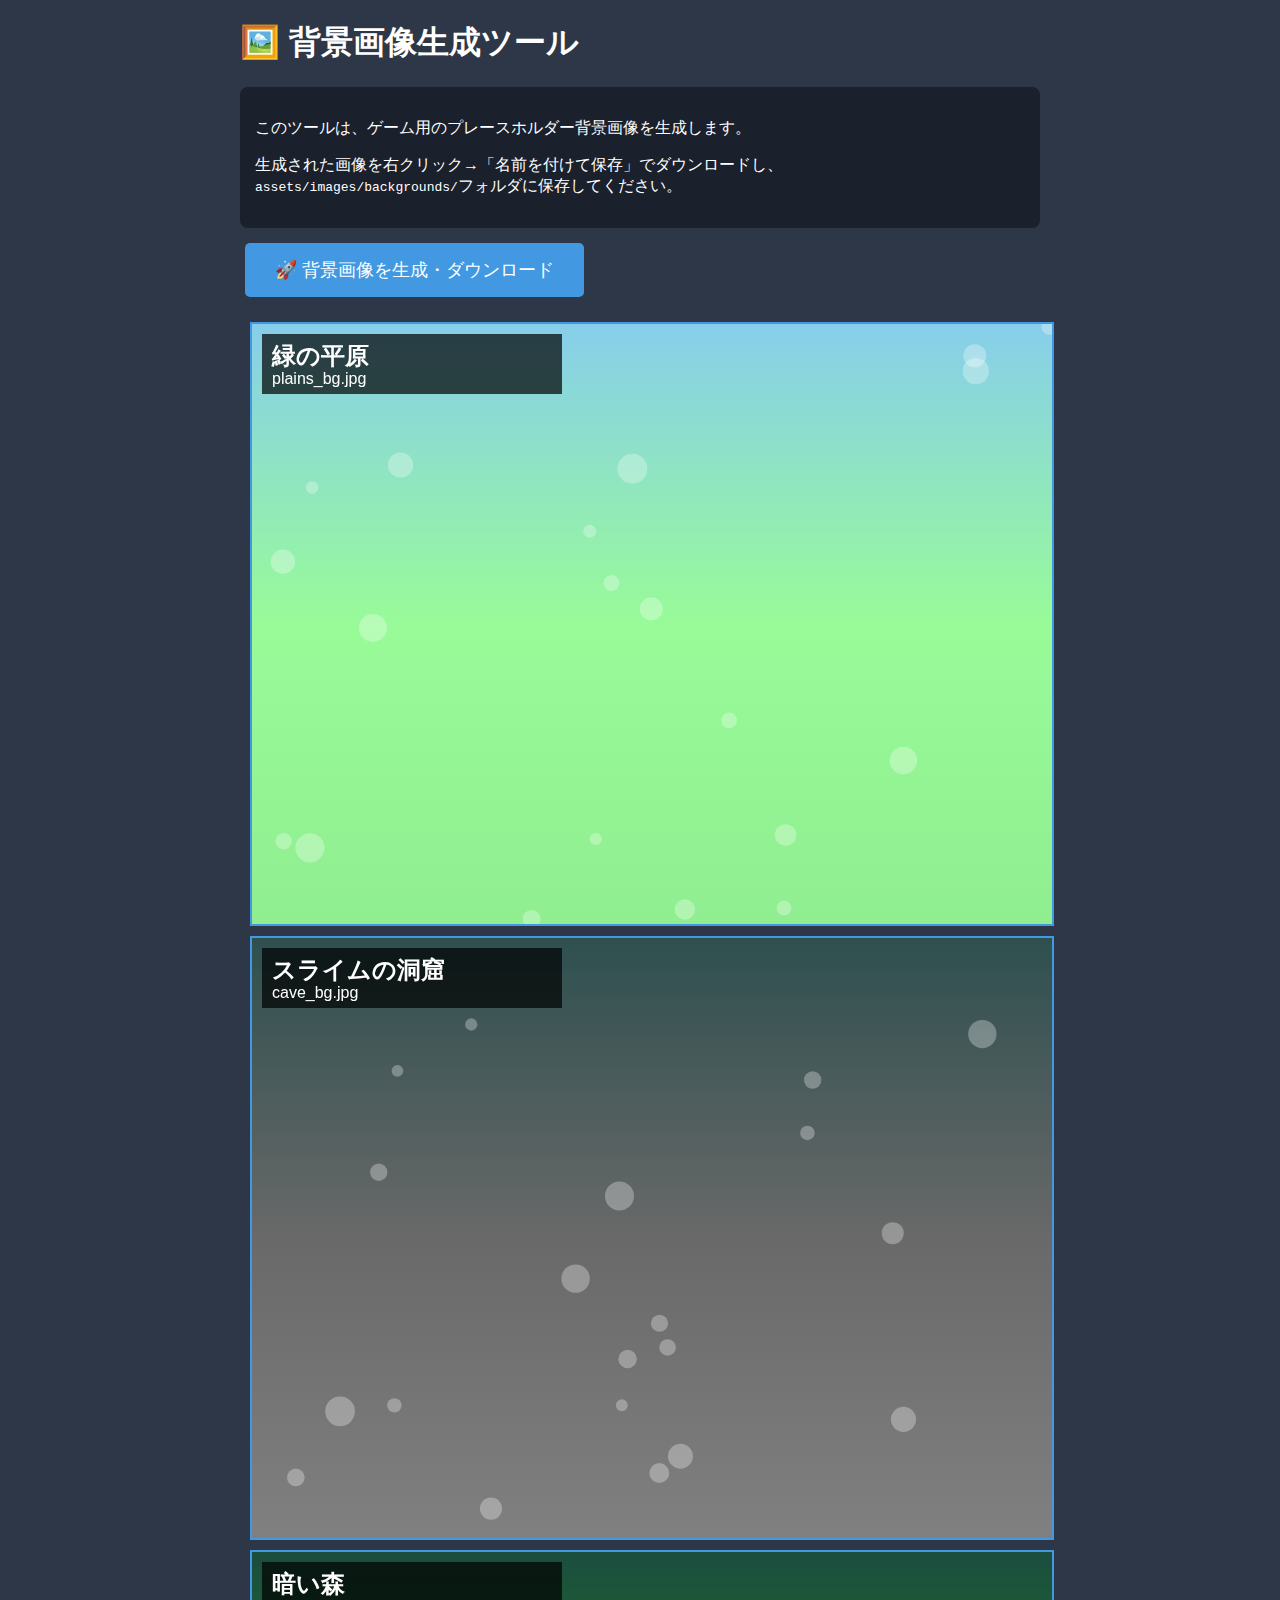
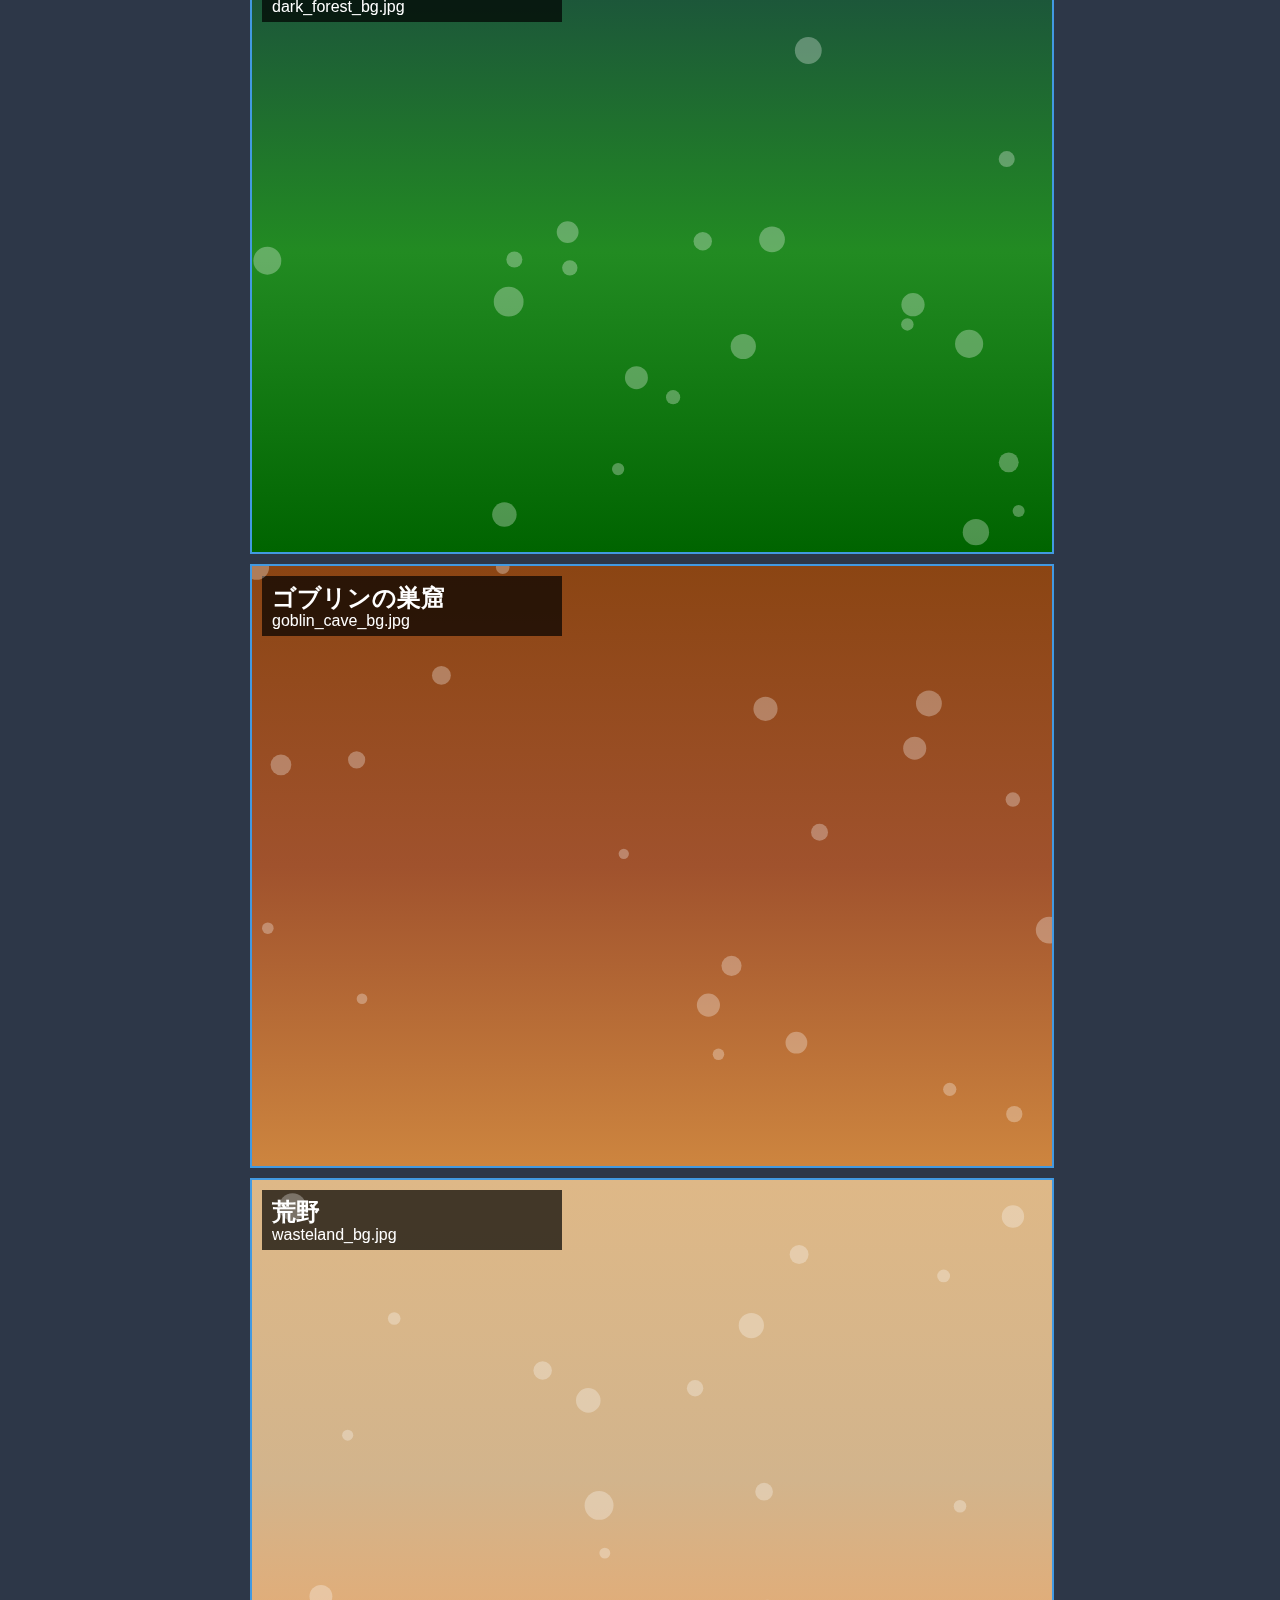
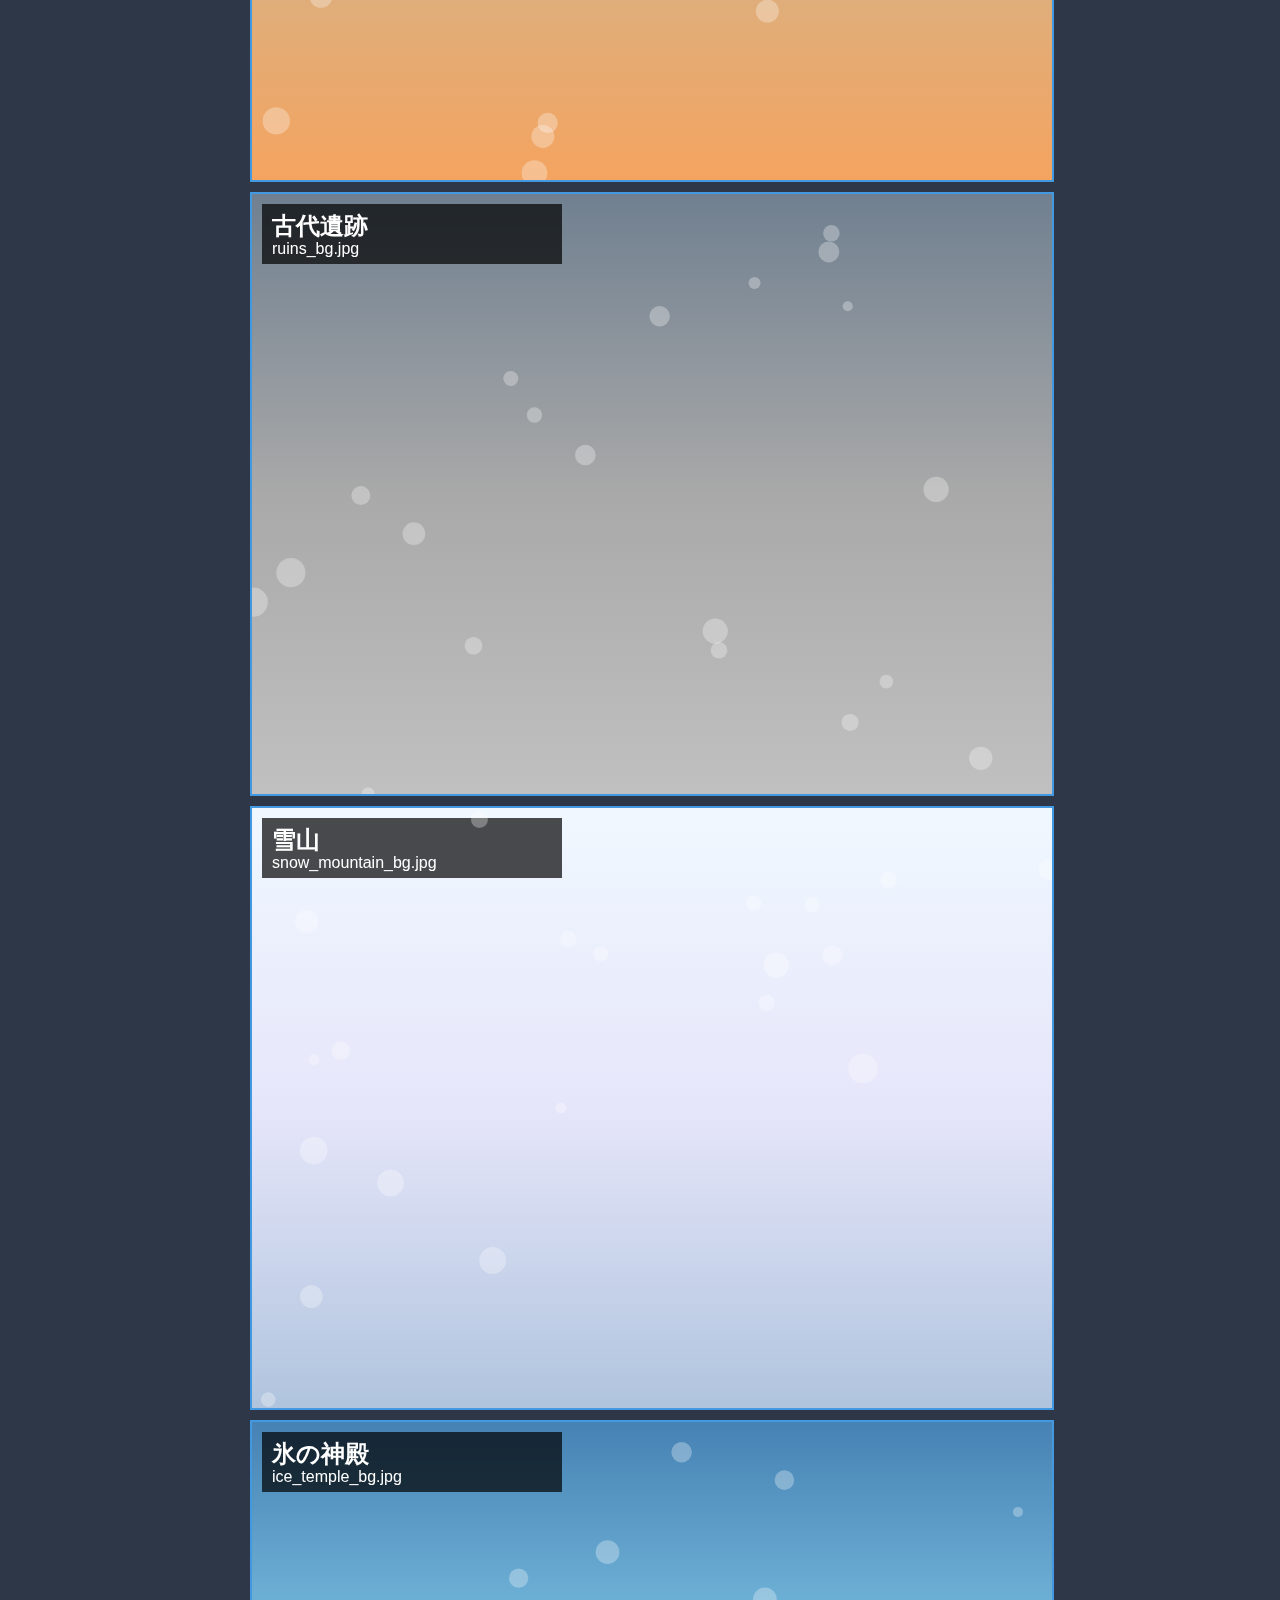
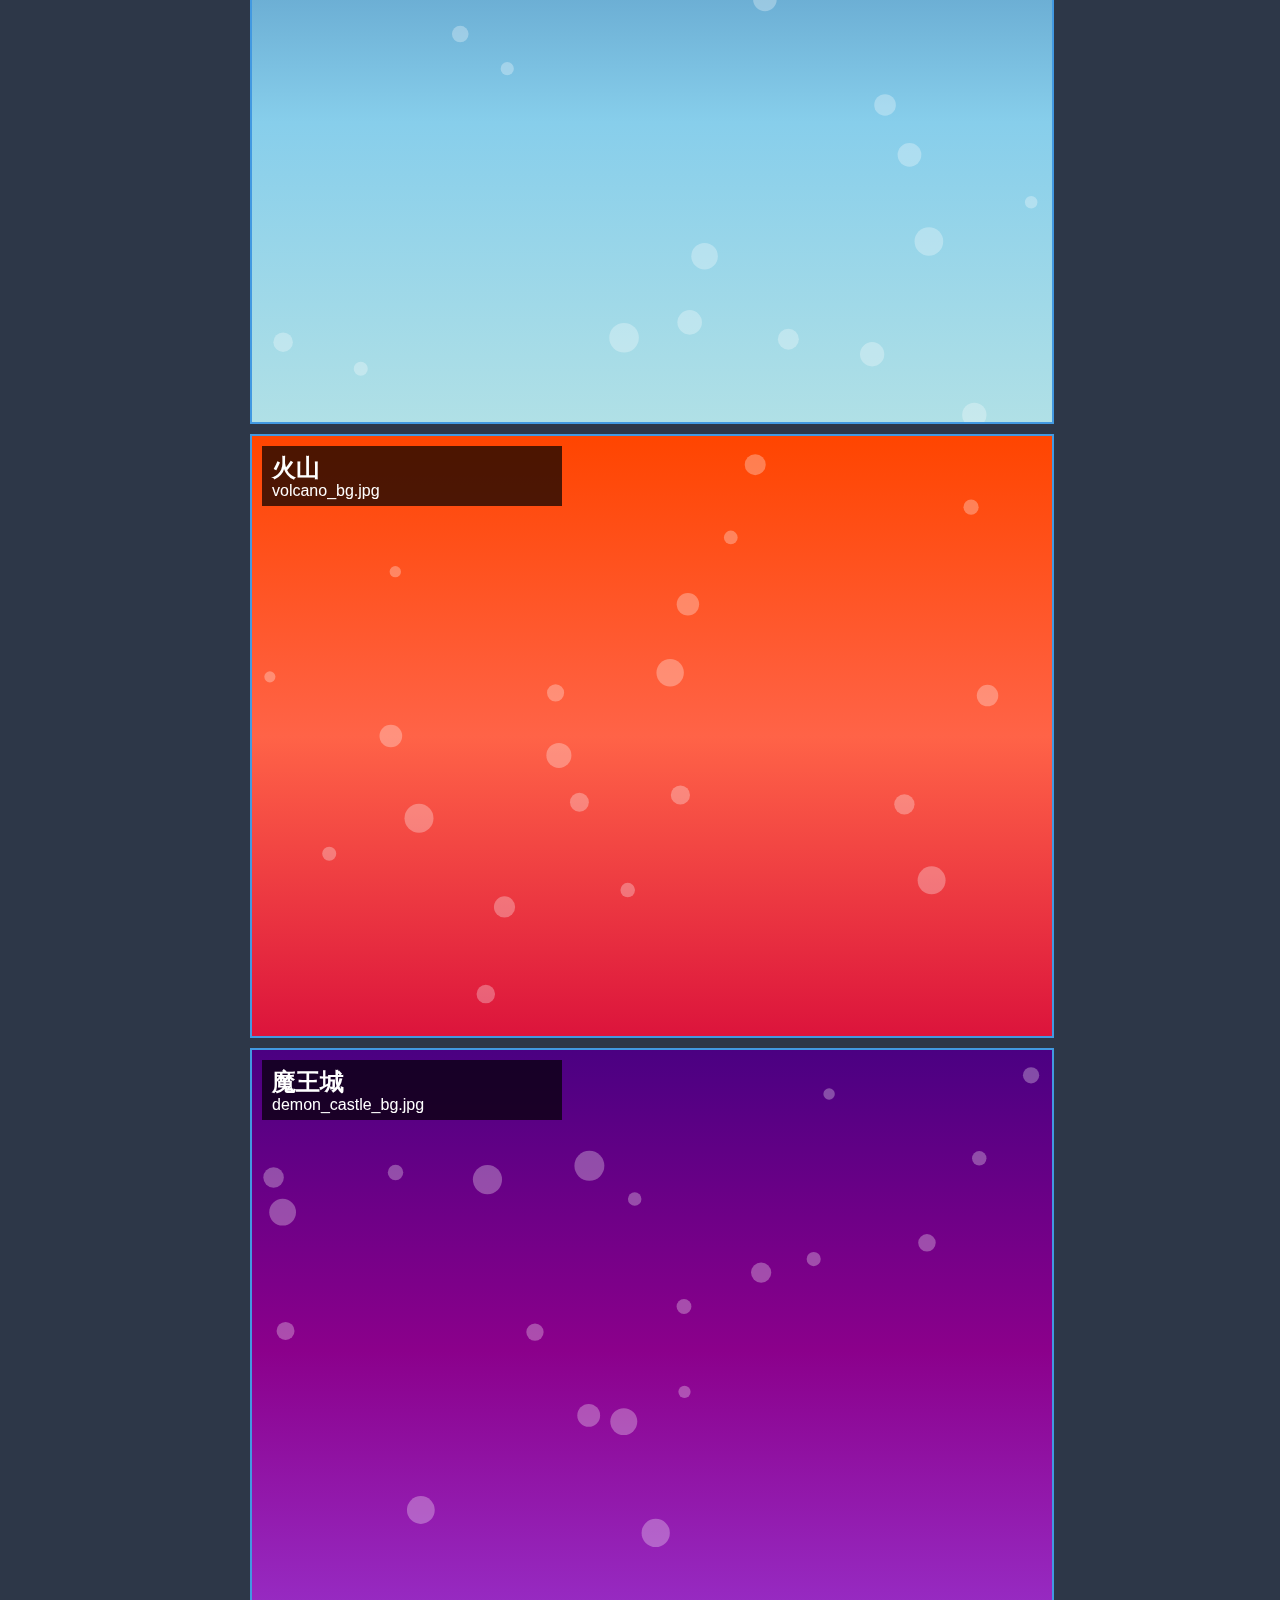
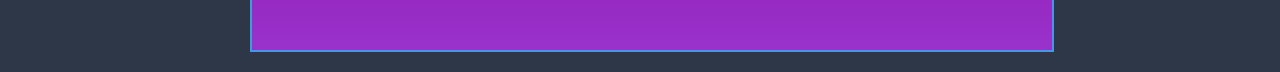
<file: create_background_images.html>
<!DOCTYPE html>
<html lang="ja">
<head>
    <meta charset="UTF-8">
    <meta name="viewport" content="width=device-width, initial-scale=1.0">
    <title>背景画像生成ツール</title>
    <style>
        body {
            font-family: Arial, sans-serif;
            margin: 20px;
            background: #2d3748;
            color: white;
        }
        .container {
            max-width: 800px;
            margin: 0 auto;
        }
        canvas {
            border: 2px solid #4299e1;
            margin: 10px;
            display: block;
        }
        button {
            background: #4299e1;
            color: white;
            border: none;
            padding: 10px 20px;
            border-radius: 5px;
            margin: 5px;
            cursor: pointer;
        }
        button:hover {
            background: #3182ce;
        }
        .info {
            background: #1a202c;
            padding: 15px;
            border-radius: 8px;
            margin: 10px 0;
        }
    </style>
</head>
<body>
    <div class="container">
        <h1>🖼️ 背景画像生成ツール</h1>
        <div class="info">
            <p>このツールは、ゲーム用のプレースホルダー背景画像を生成します。</p>
            <p>生成された画像を右クリック→「名前を付けて保存」でダウンロードし、<br>
            <code>assets/images/backgrounds/</code>フォルダに保存してください。</p>
        </div>
        
        <button onclick="generateAndDownloadAll()" style="font-size: 18px; padding: 15px 30px;">🚀 背景画像を生成・ダウンロード</button>
        <div id="status" style="margin: 20px 0; font-weight: bold;"></div>
        
        <div id="canvasContainer"></div>
    </div>

    <script>
        const backgrounds = [
            {name: 'plains_bg.jpg', title: '緑の平原', colors: ['#87CEEB', '#98FB98', '#90EE90']},
            {name: 'cave_bg.jpg', title: 'スライムの洞窟', colors: ['#2F4F4F', '#696969', '#808080']},
            {name: 'dark_forest_bg.jpg', title: '暗い森', colors: ['#1B4D3E', '#228B22', '#006400']},
            {name: 'goblin_cave_bg.jpg', title: 'ゴブリンの巣窟', colors: ['#8B4513', '#A0522D', '#CD853F']},
            {name: 'wasteland_bg.jpg', title: '荒野', colors: ['#DEB887', '#D2B48C', '#F4A460']},
            {name: 'ruins_bg.jpg', title: '古代遺跡', colors: ['#708090', '#A9A9A9', '#C0C0C0']},
            {name: 'snow_mountain_bg.jpg', title: '雪山', colors: ['#F0F8FF', '#E6E6FA', '#B0C4DE']},
            {name: 'ice_temple_bg.jpg', title: '氷の神殿', colors: ['#4682B4', '#87CEEB', '#B0E0E6']},
            {name: 'volcano_bg.jpg', title: '火山', colors: ['#FF4500', '#FF6347', '#DC143C']},
            {name: 'demon_castle_bg.jpg', title: '魔王城', colors: ['#4B0082', '#8B008B', '#9932CC']}
        ];

        let generatedImages = {};

        function generateAllBackgrounds() {
            const container = document.getElementById('canvasContainer');
            container.innerHTML = '';

            backgrounds.forEach(bg => {
                const canvas = createBackgroundImage(bg.name, bg.title, bg.colors);
                container.appendChild(canvas);
                
                // データURLを保存
                generatedImages[bg.name] = canvas.toDataURL('image/jpeg', 0.8);
            });
        }

        function createBackgroundImage(filename, title, colors) {
            const canvas = document.createElement('canvas');
            canvas.width = 800;
            canvas.height = 600;
            canvas.title = filename;
            
            const ctx = canvas.getContext('2d');
            
            // グラデーション背景
            const gradient = ctx.createLinearGradient(0, 0, 0, canvas.height);
            gradient.addColorStop(0, colors[0]);
            gradient.addColorStop(0.5, colors[1]);
            gradient.addColorStop(1, colors[2]);
            
            ctx.fillStyle = gradient;
            ctx.fillRect(0, 0, canvas.width, canvas.height);
            
            // タイトル描画
            ctx.fillStyle = 'rgba(0, 0, 0, 0.7)';
            ctx.fillRect(10, 10, 300, 60);
            
            ctx.fillStyle = 'white';
            ctx.font = 'bold 24px Arial';
            ctx.fillText(title, 20, 40);
            
            ctx.font = '16px Arial';
            ctx.fillText(filename, 20, 60);
            
            // 装飾要素
            ctx.fillStyle = 'rgba(255, 255, 255, 0.3)';
            for (let i = 0; i < 20; i++) {
                const x = Math.random() * canvas.width;
                const y = Math.random() * canvas.height;
                const size = Math.random() * 10 + 5;
                ctx.beginPath();
                ctx.arc(x, y, size, 0, Math.PI * 2);
                ctx.fill();
            }
            
            return canvas;
        }

        function generateAndDownloadAll() {
            const statusDiv = document.getElementById('status');
            statusDiv.innerHTML = '🎨 背景画像を生成中...';
            statusDiv.style.color = '#4299e1';
            
            // 生成
            generateAllBackgrounds();
            
            setTimeout(() => {
                statusDiv.innerHTML = '💾 ダウンロード中...';
                
                // ダウンロード
                Object.entries(generatedImages).forEach(([filename, dataUrl]) => {
                    const link = document.createElement('a');
                    link.download = filename;
                    link.href = dataUrl;
                    document.body.appendChild(link);
                    link.click();
                    document.body.removeChild(link);
                });
                
                statusDiv.innerHTML = '✅ 完了！ダウンロードフォルダから backgrounds フォルダにコピーしてください';
                statusDiv.style.color = '#48bb78';
                
                alert('✅ 全ての背景画像をダウンロードしました！\\n\\n📁 ダウンロードフォルダから以下にコピーしてください：\\n   assets/images/backgrounds/\\n\\n🔄 コピー後、ゲーム画面でCtrl+Rを押して更新してください。');
            }, 500);
        }

        function downloadAll() {
            if (Object.keys(generatedImages).length === 0) {
                alert('まず「全背景画像を生成」ボタンを押してください');
                return;
            }

            Object.entries(generatedImages).forEach(([filename, dataUrl]) => {
                const link = document.createElement('a');
                link.download = filename;
                link.href = dataUrl;
                document.body.appendChild(link);
                link.click();
                document.body.removeChild(link);
            });
            
            alert('全ての背景画像をダウンロードしました！\\nassets/images/backgrounds/フォルダに保存してください。');
        }

        // ページ読み込み時に自動生成
        window.addEventListener('load', generateAllBackgrounds);
    </script>
</body>
</html>
</file>
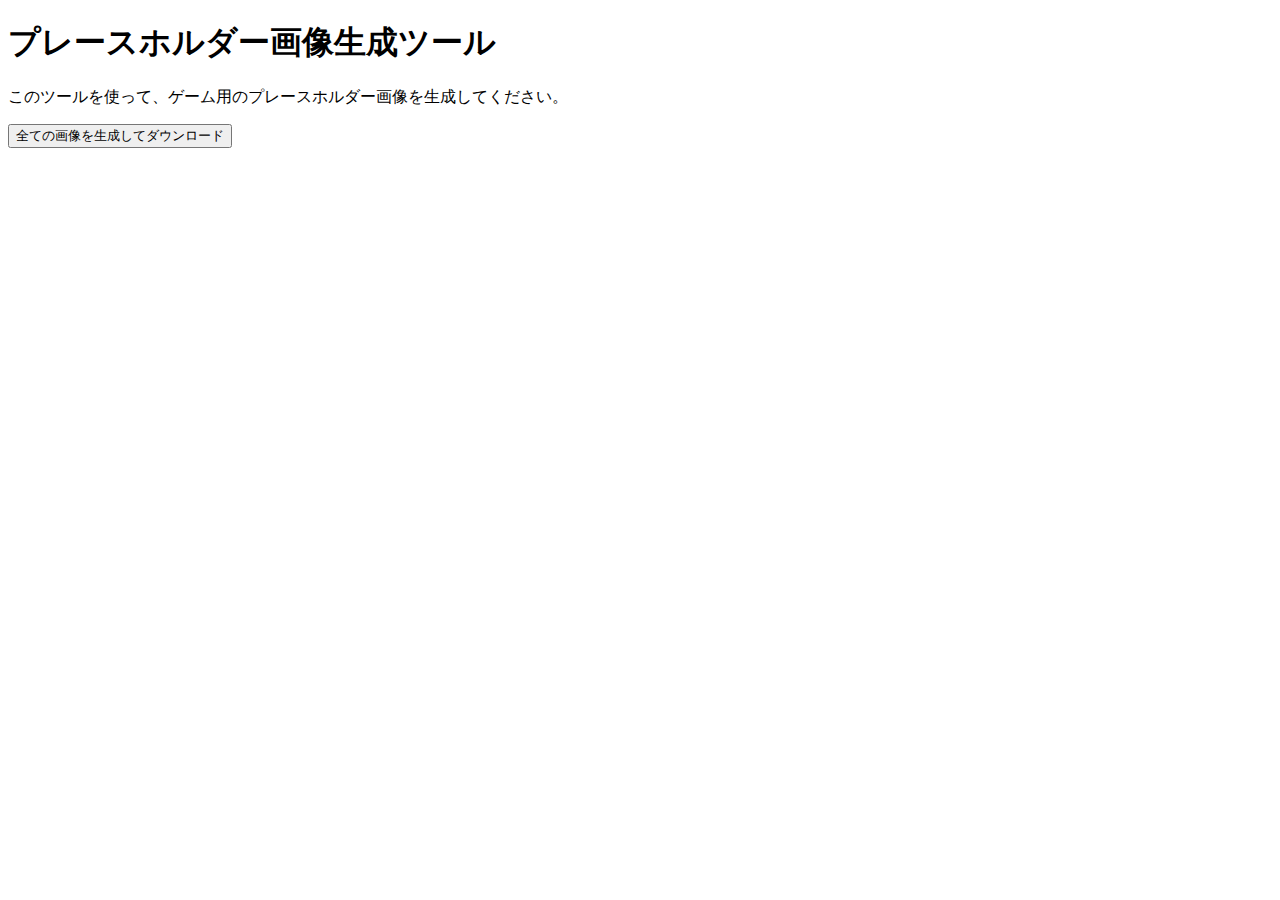
<file: create_placeholder_images.html>
<!DOCTYPE html>
<html lang="ja">
<head>
    <meta charset="UTF-8">
    <meta name="viewport" content="width=device-width, initial-scale=1.0">
    <title>プレースホルダー画像生成ツール</title>
</head>
<body>
    <h1>プレースホルダー画像生成ツール</h1>
    <p>このツールを使って、ゲーム用のプレースホルダー画像を生成してください。</p>
    
    <canvas id="canvas" width="200" height="200" style="border: 1px solid #000; display: none;"></canvas>
    
    <div>
        <button onclick="generateAllImages()">全ての画像を生成してダウンロード</button>
    </div>
    
    <div id="downloads" style="margin-top: 20px;"></div>

    <script>
        const canvas = document.getElementById('canvas');
        const ctx = canvas.getContext('2d');

        // 画像生成関数
        function createPlaceholderImage(width, height, bgColor, text, textColor = '#000') {
            canvas.width = width;
            canvas.height = height;
            
            // 背景色を設定
            ctx.fillStyle = bgColor;
            ctx.fillRect(0, 0, width, height);
            
            // テキストを描画
            ctx.fillStyle = textColor;
            ctx.font = `${Math.min(width, height) / 8}px Arial`;
            ctx.textAlign = 'center';
            ctx.textBaseline = 'middle';
            ctx.fillText(text, width / 2, height / 2);
            
            return canvas.toDataURL('image/png');
        }

        // ダウンロードリンクを作成
        function createDownloadLink(dataUrl, filename) {
            const link = document.createElement('a');
            link.download = filename;
            link.href = dataUrl;
            link.textContent = `${filename} をダウンロード`;
            link.style.display = 'block';
            link.style.marginBottom = '10px';
            return link;
        }

        // 全画像を生成
        function generateAllImages() {
            const downloadsDiv = document.getElementById('downloads');
            downloadsDiv.innerHTML = '';

            // 敵キャラクター画像
            const enemies = [
                { name: 'slime.png', text: 'スライム', color: '#4ED84A' },
                { name: 'goblin.png', text: 'ゴブリン', color: '#8FBC8F' },
                { name: 'orc.png', text: 'オーク', color: '#CD853F' },
                { name: 'skeleton.png', text: 'スケルトン', color: '#F5F5DC' },
                { name: 'dark_elf.png', text: 'ダークエルフ', color: '#2F2F2F' },
                { name: 'ogre.png', text: 'オーガ', color: '#8B4513' },
                { name: 'vampire.png', text: 'バンパイア', color: '#8B0000' },
                { name: 'harpy.png', text: 'ハーピー', color: '#FF69B4' },
                { name: 'dragon_knight.png', text: 'ドラゴンナイト', color: '#FF4500' },
                { name: 'succubus.png', text: 'サキュバス', color: '#9370DB' },
                { name: 'angel_fallen.png', text: '堕天使', color: '#FFD700' },
                { name: 'demon_lord.png', text: '魔王軍幹部', color: '#8B0000' },
                { name: 'final_boss_1.png', text: '偽りの魔王', color: '#4B0082' },
                { name: 'final_boss_2.png', text: '真の支配者', color: '#000000' }
            ];

            enemies.forEach(enemy => {
                const dataUrl = createPlaceholderImage(200, 200, enemy.color, enemy.text, '#FFF');
                const link = createDownloadLink(dataUrl, enemy.name);
                downloadsDiv.appendChild(link);
            });

            // キャラクター画像
            const characters = [
                { name: 'player_portrait.png', text: '主人公', color: '#87CEEB' },
                { name: 'shop_keeper.png', text: '武器商人', color: '#DEB887' },
                { name: 'mysterious_girl.png', text: '謎の少女', color: '#FFB6C1' },
                { name: 'dark_lord.png', text: '魔王', color: '#8B0000' },
                { name: 'true_enemy.png', text: '真の敵', color: '#000000' }
            ];

            characters.forEach(character => {
                const dataUrl = createPlaceholderImage(200, 200, character.color, character.text, character.color === '#000000' ? '#FFF' : '#000');
                const link = createDownloadLink(dataUrl, character.name);
                downloadsDiv.appendChild(link);
            });

            // アイテム画像（64x64）
            const items = [
                { name: 'potion.png', text: 'ポーション', color: '#FF69B4' },
                { name: 'hi_potion.png', text: 'ハイポーション', color: '#FF1493' },
                { name: 'ether.png', text: 'エーテル', color: '#1E90FF' },
                { name: 'elixir.png', text: 'エリクサー', color: '#FFD700' }
            ];

            items.forEach(item => {
                const dataUrl = createPlaceholderImage(64, 64, item.color, item.text, '#FFF');
                const link = createDownloadLink(dataUrl, item.name);
                downloadsDiv.appendChild(link);
            });

            // 背景画像（800x600）
            const backgrounds = [
                { name: 'plains_bg.png', text: '平原の道', color: '#98FB98' },
                { name: 'dark_forest_bg.png', text: '暗黒の森', color: '#228B22' },
                { name: 'cave_bg.png', text: '魔の洞窟', color: '#696969' },
                { name: 'sky_tower_bg.png', text: '天空の塔', color: '#87CEEB' },
                { name: 'demon_castle_bg.png', text: '魔王の城', color: '#8B0000' },
                { name: 'void_space_bg.png', text: '虚無の間', color: '#2F2F2F' },
                { name: 'reality_bg.png', text: '真実の世界', color: '#4B0082' }
            ];

            backgrounds.forEach(bg => {
                const dataUrl = createPlaceholderImage(800, 600, bg.color, bg.text, bg.color === '#2F2F2F' || bg.color === '#4B0082' ? '#FFF' : '#000');
                const link = createDownloadLink(dataUrl, bg.name);
                downloadsDiv.appendChild(link);
            });
        }
    </script>
</body>
</html>
</file>
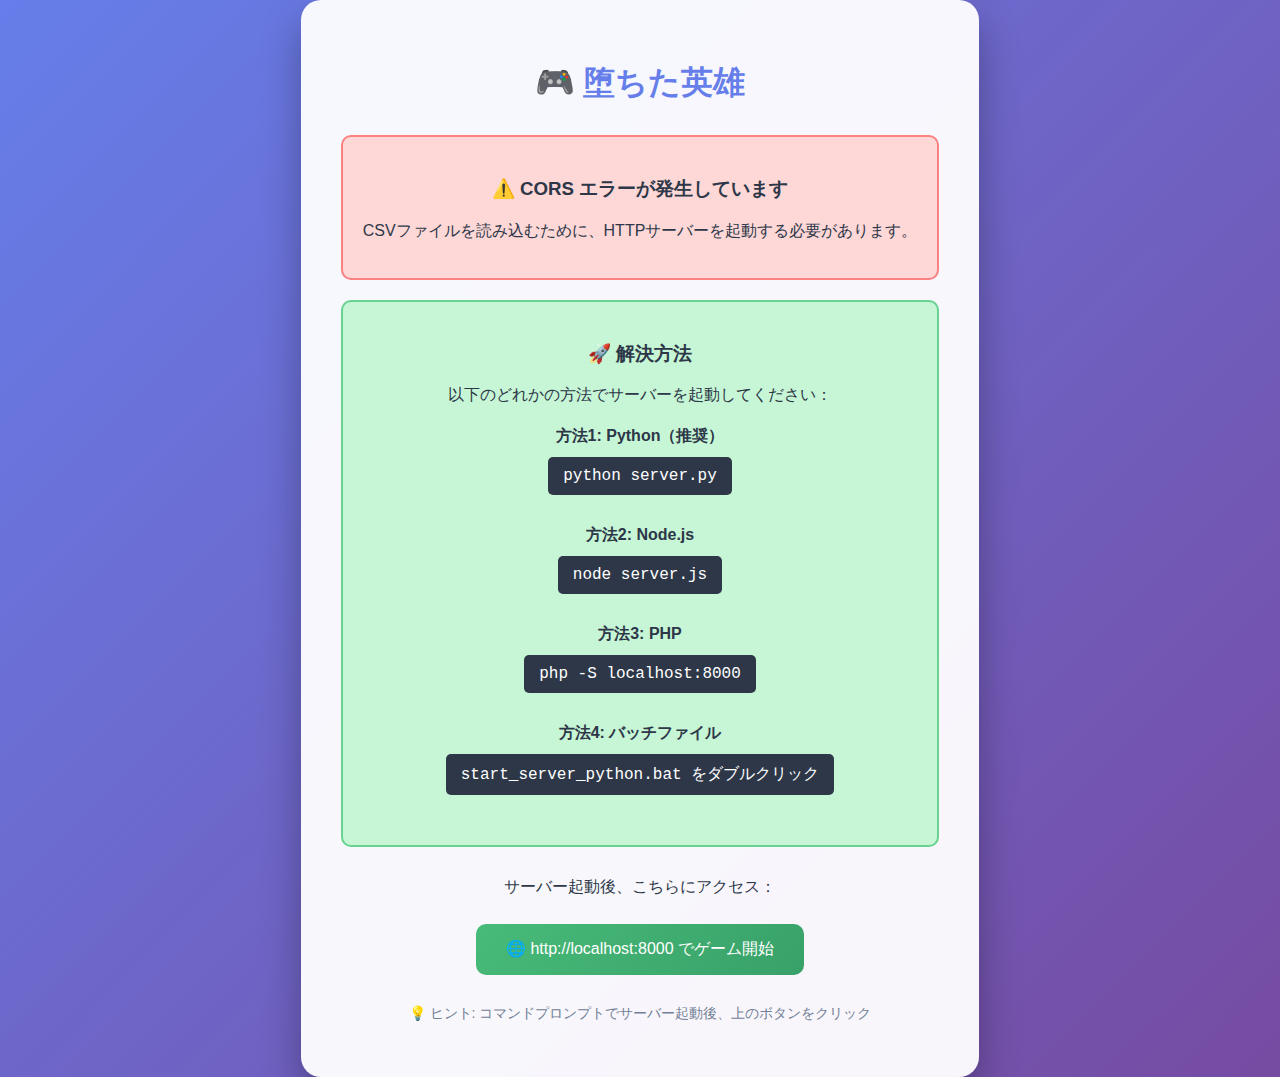
<file: launch_game.html>
<!DOCTYPE html>
<html lang="ja">
<head>
    <meta charset="UTF-8">
    <meta name="viewport" content="width=device-width, initial-scale=1.0">
    <title>堕ちた英雄 - ゲーム起動</title>
    <style>
        body {
            font-family: 'Segoe UI', Tahoma, Geneva, Verdana, sans-serif;
            background: linear-gradient(135deg, #667eea 0%, #764ba2 100%);
            min-height: 100vh;
            display: flex;
            align-items: center;
            justify-content: center;
            margin: 0;
            color: white;
        }
        .launcher {
            background: rgba(255, 255, 255, 0.95);
            border-radius: 20px;
            padding: 40px;
            text-align: center;
            box-shadow: 0 20px 40px rgba(0, 0, 0, 0.3);
            max-width: 600px;
            color: #2d3748;
        }
        h1 { color: #667eea; margin-bottom: 30px; }
        .error-box {
            background: #fed7d7;
            border: 2px solid #fc8181;
            border-radius: 10px;
            padding: 20px;
            margin: 20px 0;
        }
        .solution-box {
            background: #c6f6d5;
            border: 2px solid #68d391;
            border-radius: 10px;
            padding: 20px;
            margin: 20px 0;
        }
        .command {
            background: #2d3748;
            color: white;
            padding: 10px 15px;
            border-radius: 5px;
            font-family: 'Courier New', monospace;
            margin: 10px 0;
            display: inline-block;
        }
        .btn {
            background: linear-gradient(135deg, #48bb78, #38a169);
            color: white;
            padding: 15px 30px;
            border: none;
            border-radius: 10px;
            font-size: 16px;
            cursor: pointer;
            margin: 10px;
            transition: transform 0.3s ease;
        }
        .btn:hover { transform: translateY(-2px); }
    </style>
</head>
<body>
    <div class="launcher">
        <h1>🎮 堕ちた英雄</h1>
        
        <div class="error-box">
            <h3>⚠️ CORS エラーが発生しています</h3>
            <p>CSVファイルを読み込むために、HTTPサーバーを起動する必要があります。</p>
        </div>
        
        <div class="solution-box">
            <h3>🚀 解決方法</h3>
            <p>以下のどれかの方法でサーバーを起動してください：</p>
            
            <div style="margin: 20px 0;">
                <strong>方法1: Python（推奨）</strong><br>
                <div class="command">python server.py</div>
            </div>
            
            <div style="margin: 20px 0;">
                <strong>方法2: Node.js</strong><br>
                <div class="command">node server.js</div>
            </div>
            
            <div style="margin: 20px 0;">
                <strong>方法3: PHP</strong><br>
                <div class="command">php -S localhost:8000</div>
            </div>
            
            <div style="margin: 20px 0;">
                <strong>方法4: バッチファイル</strong><br>
                <div class="command">start_server_python.bat をダブルクリック</div>
            </div>
        </div>
        
        <div style="margin-top: 30px;">
            <p>サーバー起動後、こちらにアクセス：</p>
            <button class="btn" onclick="window.location.href='http://localhost:8000'">
                🌐 http://localhost:8000 でゲーム開始
            </button>
        </div>
        
        <div style="margin-top: 20px; font-size: 14px; color: #718096;">
            <p>💡 ヒント: コマンドプロンプトでサーバー起動後、上のボタンをクリック</p>
        </div>
    </div>
</body>
</html>
</file>
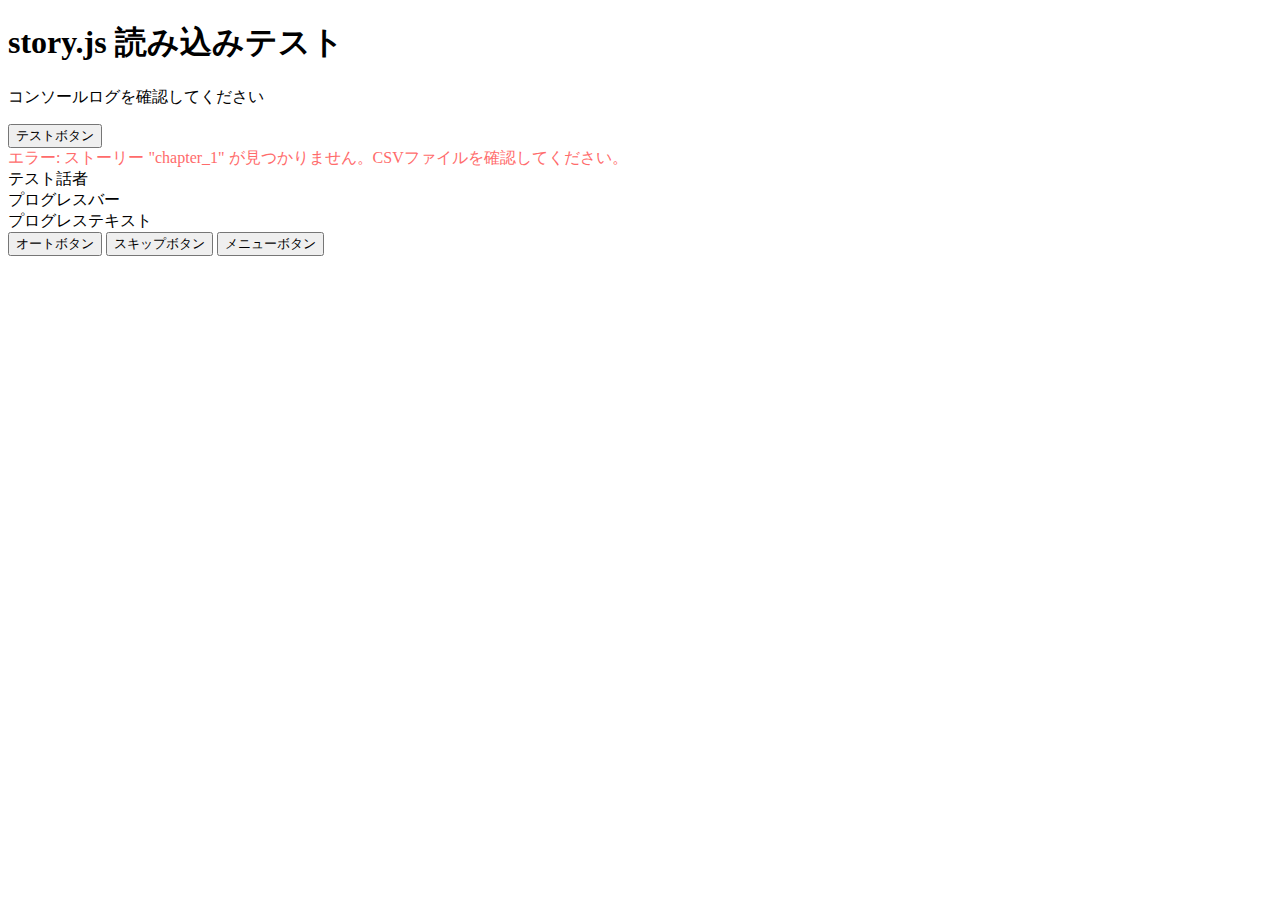
<file: test_story.html>
<!DOCTYPE html>
<html lang="ja">
<head>
    <meta charset="UTF-8">
    <meta name="viewport" content="width=device-width, initial-scale=1.0">
    <title>story.js 読み込みテスト</title>
</head>
<body>
    <h1>story.js 読み込みテスト</h1>
    <div id="test-area">
        <p>コンソールログを確認してください</p>
        <button id="nextBtn">テストボタン</button>
        <div id="dialogueText">テストエリア</div>
        <div id="speakerName">テスト話者</div>
        <div id="progressFill">プログレスバー</div>
        <div id="progressText">プログレステキスト</div>
        <button id="autoBtn">オートボタン</button>
        <button id="skipBtn">スキップボタン</button>
        <button id="menuBtn">メニューボタン</button>
        <div id="menuModal" style="display: none;">
            <button id="closeMenuModal">閉じる</button>
            <button id="saveStoryBtn">保存</button>
            <button id="loadStoryBtn">読み込み</button>
            <button id="restartStoryBtn">再開</button>
            <button id="backToTitleBtn">タイトル</button>
            <button id="backToGameBtn">ゲーム</button>
        </div>
    </div>
    
    <script>
        console.log('📍 test_story.html - JavaScript読み込み前');
        console.log('📍 document.readyState:', document.readyState);
    </script>
    <script src="story.js?v=20250828-03"></script>
    <script>
        console.log('📍 test_story.html - JavaScript読み込み後');
    </script>
</body>
</html>
</file>
